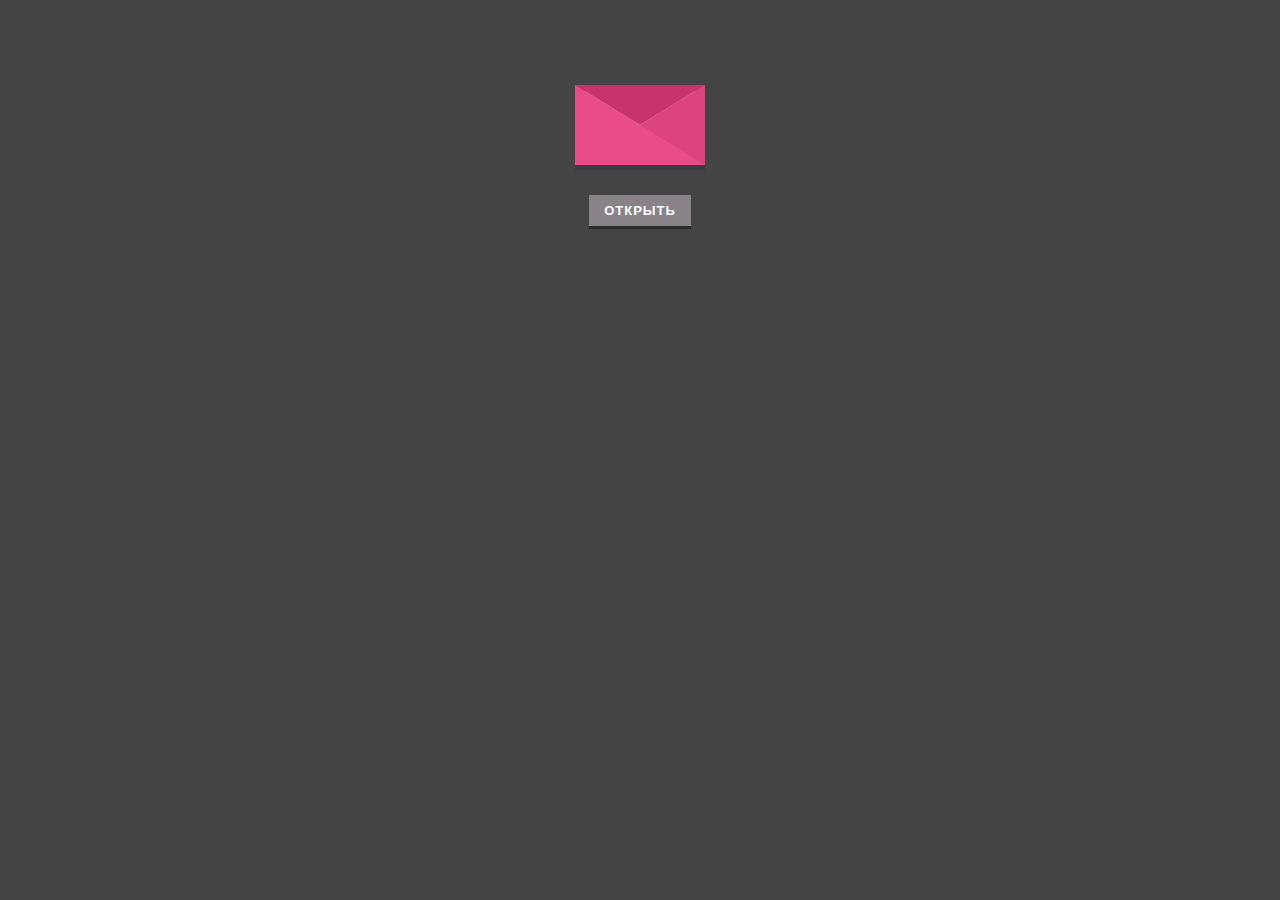
<file: browser/errors/index.html>
<!DOCTYPE html>
<html lang="ru">
<head>
  <meta charset="UTF-8">
  <meta name="viewport" content="width=device-width, initial-scale=1.0">
  <meta http-equiv="X-UA-Compatible" content="ie=edge">
  <title>Ошибки</title>
  <link rel="stylesheet" href="css/main.css">
</head>
<body>
  <main class="container" id="mail">

    <div class="envelope">
      <div class="paper">
        <ul>
          <li></li>
          <li></li>
          <li></li>
          <li></li>
        </ul>
        <div class="noti">1</div>
      </div>
    </div>
    <div class="open"></div>

    <input id="open" type="button" value="Открыть">

  </main>
  <script src="./js/open.js"></script>
  <script src="./js/ui.js"></script>
</body>
</html>
</file>
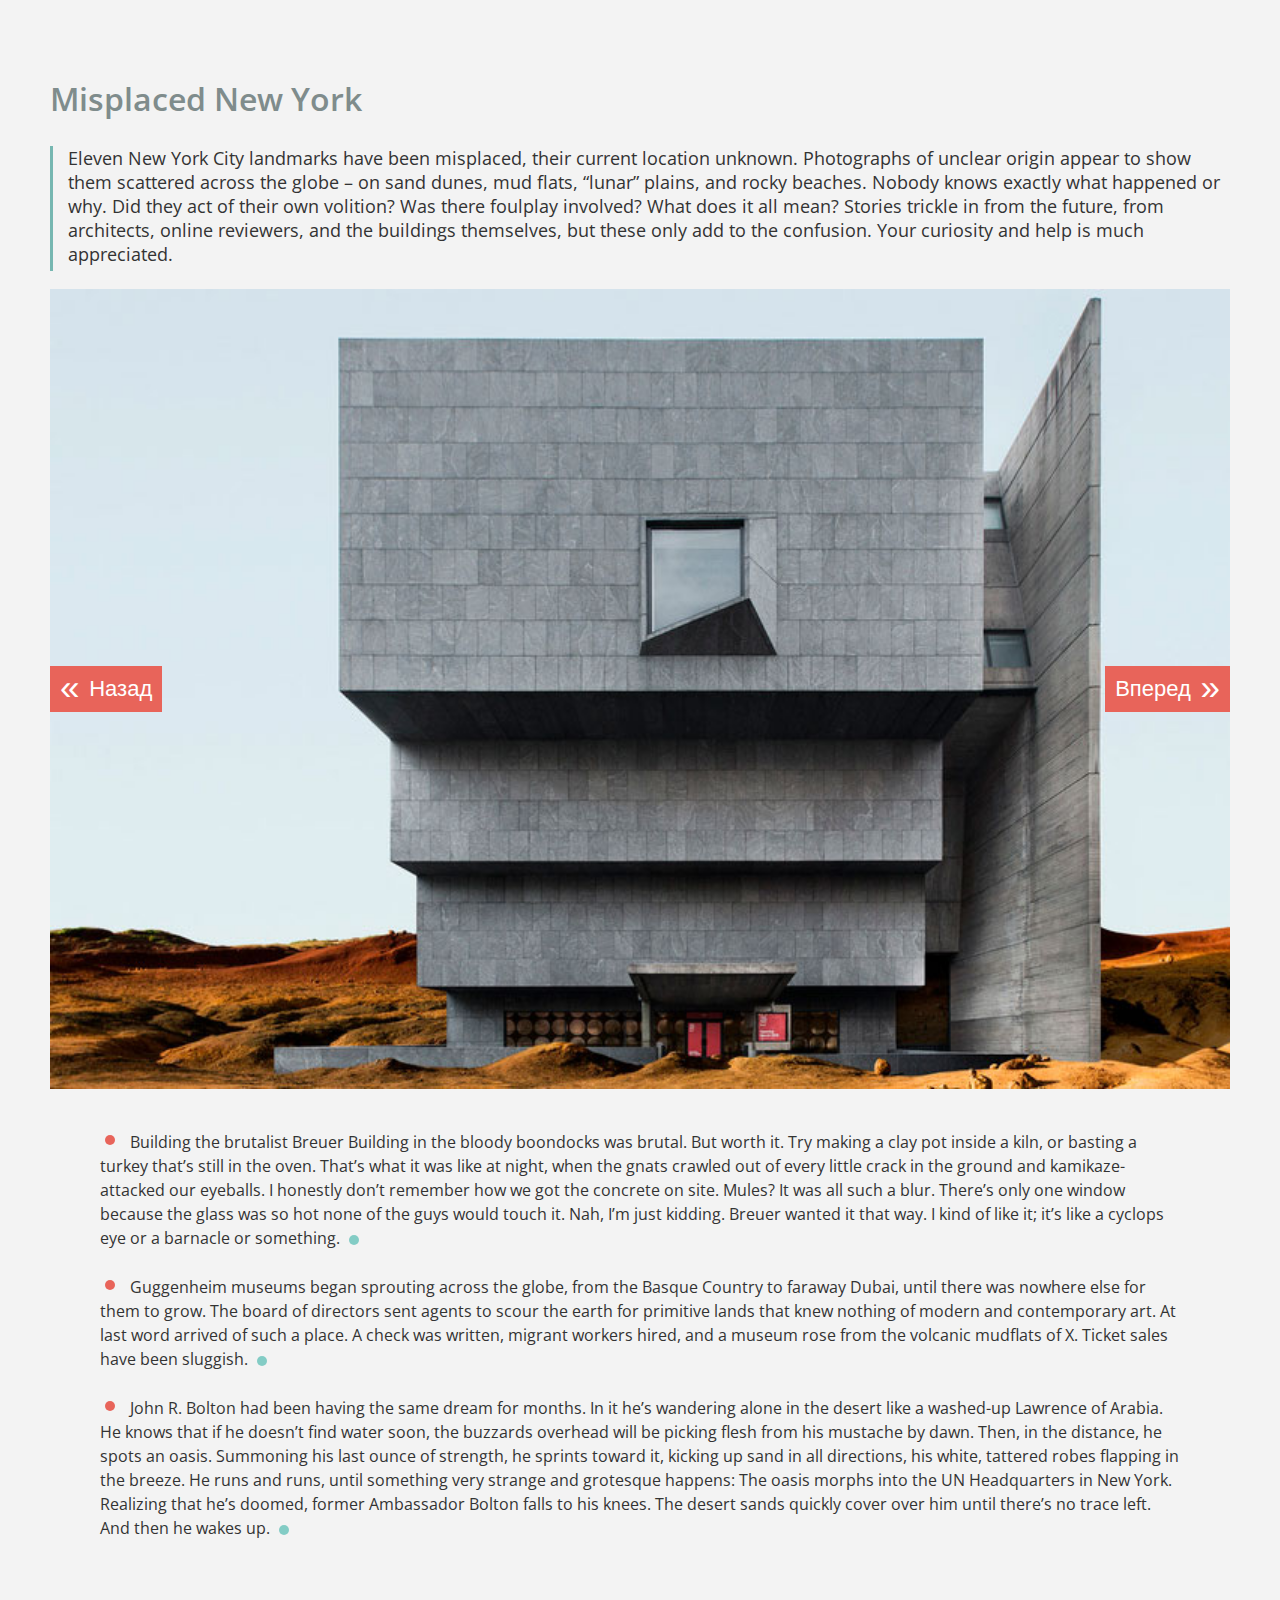
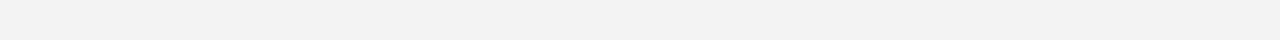
<file: browser/gallery/index.html>
<!DOCTYPE html>
<html lang="ru">
<head>
  <meta charset="UTF-8">
  <meta name="viewport" content="width=device-width, initial-scale=1.0">
  <meta name="viewport" content="width=1280">
  <meta http-equiv="X-UA-Compatible" content="ie=edge">
  <title>Галерея</title>
  <link rel="stylesheet" href="css/styles.css">
</head>
<body>
  <article class="article-block">
    <h2 class="article-header">Misplaced New York</h2>
    <p class="article-description">
      Eleven New York City landmarks have been misplaced, their current location unknown. Photographs of unclear origin appear to show them scattered across the globe – on sand dunes, mud flats, “lunar” plains, and rocky beaches. Nobody knows exactly what happened or why. Did they act of their own volition? Was there foulplay involved? What does it all mean? Stories trickle in from the future, from architects, online reviewers, and the buildings themselves, but these only add to the confusion. Your curiosity and help is much appreciated.
    </p>

    <div class="article-gallery">
      <img class="currentPhoto" src="i/breuer-building.jpg" alt="">
      <img class="currentPhoto" src="i/guggenheim-museum.jpg" alt="">
      <img class="currentPhoto" src="i/headquarters.jpg" alt="">
      <img class="currentPhoto" src="i/iac.jpg" alt="">
      <img class="currentPhoto" src="i/new-museum.jpg" alt="">
      <button id="prevPhoto">Назад</button>
      <button id="nextPhoto">Вперед</button>
    </div>

    <div class="article-text">
      <ul class="list">
        <li class="list-item">
          Building the brutalist Breuer Building in the bloody boondocks was brutal. But worth it. Try making a clay pot inside a kiln, or basting a turkey that’s still in the oven. That’s what it was like at night, when the gnats crawled out of every little crack in the ground and kamikaze-attacked our eyeballs. I honestly don’t remember how we got the concrete on site. Mules? It was all such a blur. There’s only one window because the glass was so hot none of the guys would touch it. Nah, I’m just kidding. Breuer wanted it that way. I kind of like it; it’s like a cyclops eye or a barnacle or something.
        </li>
        <li class="list-item">
          Guggenheim museums began sprouting across the globe, from the Basque Country to faraway Dubai, until there was nowhere else for them to grow. The board of directors sent agents to scour the earth for primitive lands that knew nothing of modern and contemporary art. At last word arrived of such a place. A check was written, migrant workers hired, and a museum rose from the volcanic mudflats of X. Ticket sales have been sluggish.
        </li>
        <li class="list-item">
          John R. Bolton had been having the same dream for months. In it he’s wandering alone in the desert like a washed-up Lawrence of Arabia. He knows that if he doesn’t find water soon, the buzzards overhead will be picking flesh from his mustache by dawn. Then, in the distance, he spots an oasis. Summoning his last ounce of strength, he sprints toward it, kicking up sand in all directions, his white, tattered robes flapping in the breeze. He runs and runs, until something very strange and grotesque happens: The oasis morphs into the UN Headquarters in New York. Realizing that he’s doomed, former Ambassador Bolton falls to his knees. The desert sands quickly cover over him until there’s no trace left. And then he wakes up.
        </li>
      </ul>
    </div>
  </article>
  <script src="./js/slider.js"></script>
</body>
</html>
</file>
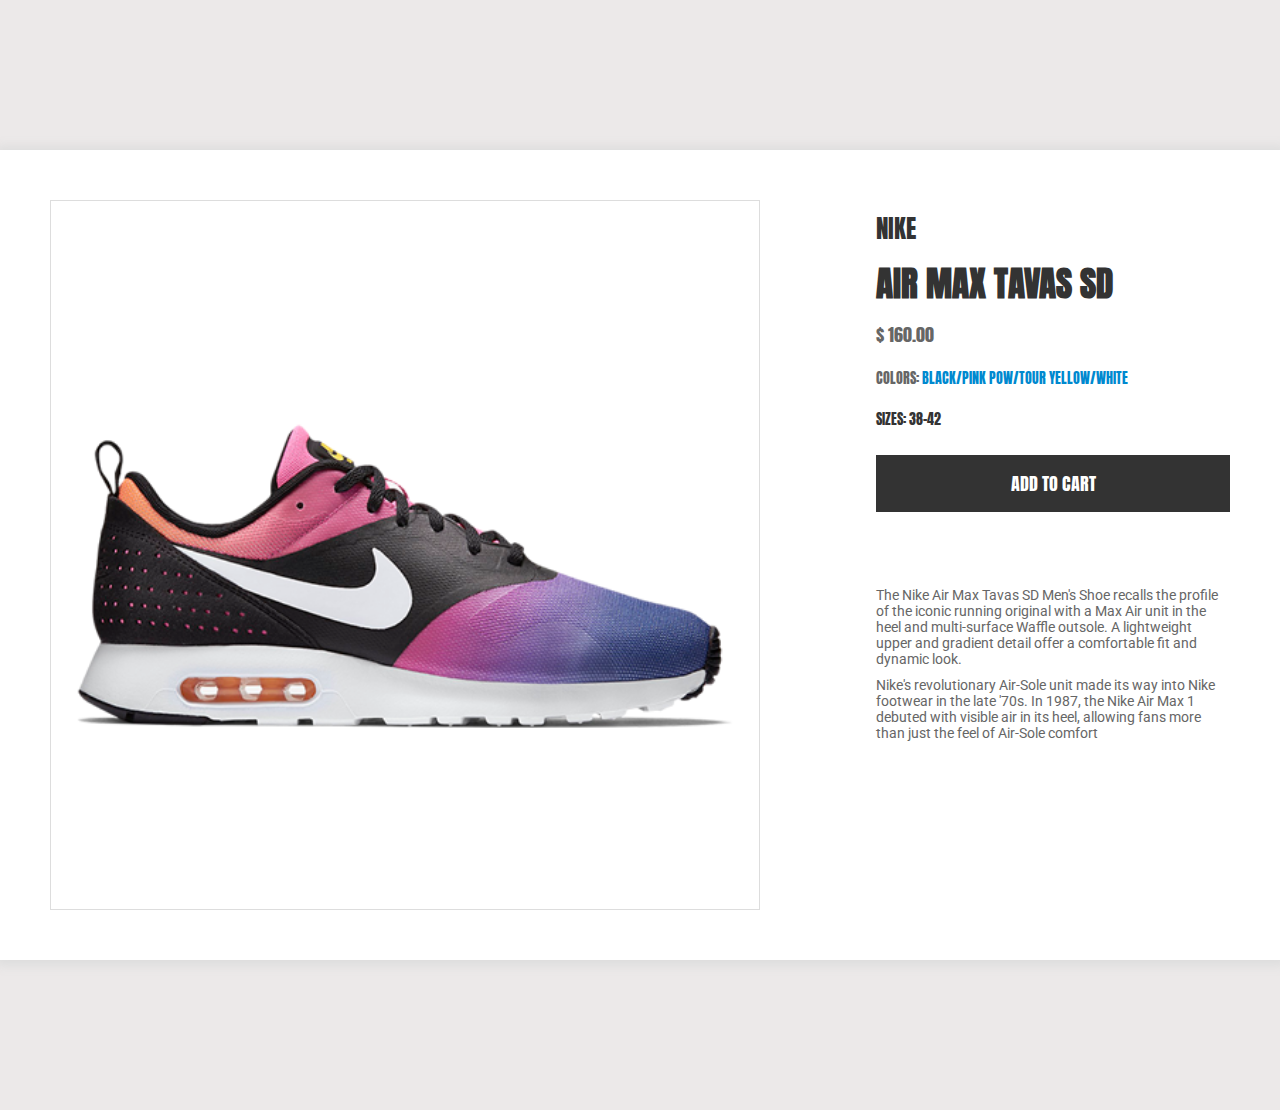
<file: browser/slider/index.html>
<!DOCTYPE html>
<html lang="ru">
<head>
  <meta charset="UTF-8">
  <meta name="viewport" content="width=device-width, initial-scale=1.0">
  <meta name="viewport" content="width=1280">
  <meta http-equiv="X-UA-Compatible" content="ie=edge">
  <title>Слайдер</title>
  <link rel="stylesheet" href="css/styles.css">
</head>
<body>
  <section class="product-item">
    <div class="product-gallery">
      <img src="image/airmax.png" alt="" class="slider">
      <img src="image/airmax-jump.png" alt="" class="slider">
      <img src="image/airmax-on-foot.png" alt="" class="slider">
      <img src="image/airmax-playground.png" alt="" class="slider">
      <img src="image/airmax-top-view.png" alt="" class="slider">
    </div>
    <div class="product-data">
      <p class="product-firm">Nike</p>
      <h2 class="product-name">AIR MAX TAVAS SD</h2>
      <p class="product-price">160.00</p>
      <p class="product-colors">Black/Pink Pow/Tour Yellow/White</p>
      <p class="product-size">38-42</p>
      <button class="buy-btn">add to cart</button>

      <div class="product-info">
        <p class="product-description">
          The Nike Air Max Tavas SD Men's Shoe recalls the profile of the iconic running original with a Max Air unit in the heel and multi-surface Waffle outsole. A lightweight upper and gradient detail offer a comfortable fit and dynamic look.
        </p>
        <p class="product-description">
          Nike's revolutionary Air-Sole unit made its way into Nike footwear in the late '70s. In 1987, the Nike Air Max 1 debuted with visible air in its heel, allowing fans more than just the feel of Air-Sole comfort
        </p>
      </div>
    </div>
  </section>  
  <script src=js/slider.js></script>  
</body>
</html>
</file>
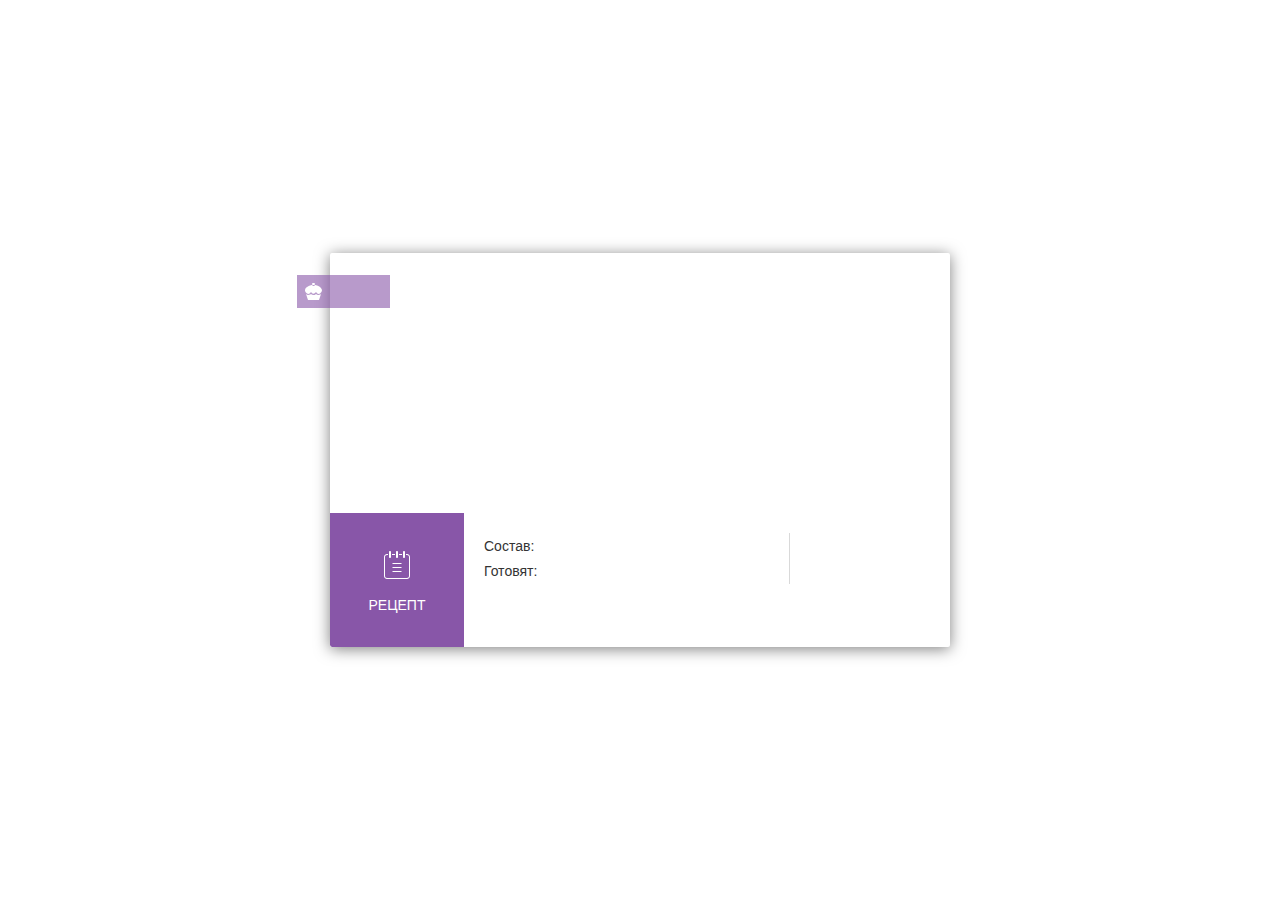
<file: cors/food/index.html>
<!DOCTYPE html>
<html lang="en">
<head>
  <meta charset="UTF-8">
  <meta name="viewport" content="width=device-width, initial-scale=1.0">
  <meta http-equiv="X-UA-Compatible" content="ie=edge">
  <title>Document</title>
  <link rel="stylesheet" href="./css/main.css">
</head>
<body>
  <div class="wrapper">
    <div class="food">
      <div class="cover" data-pic>
        <label>
          <i>
            <svg x="0px" y="0px" width="17px" height="17px">
  	          <g>
  		          <path d="M 7 1 C 7 1.5523 7.6716 2 8.5 2 C 9.3284 2 10 1.5523 10 1 C 10 0.4477 9.3284 0 8.5 0 C 7.6716 0 7 0.4477 7 1 ZM 7 2 C 7 2 0.6875 2.9375 0 7 C 0 7 -0.1875 9.6875 3 11 C 3 11 4.6875 10.9375 6 9 C 6 9 8.3125 12.8125 11 9 C 11 9 12.1875 10.875 14 11 C 14 11 16.75 10.0625 17 7 C 17 7 16.375 3 10.0625 1.9375 C 10.0625 1.9375 8.5 4.25 7 2 ZM 1 11 L 3 17 L 14 17 L 16 11 C 16 11 13.125 13 11 11 C 11 11 8.875 13.375 6 11 C 6 11 3 13.125 1 11 Z" fill="#ffffff"/>
  	          </g>
            </svg>
          </i>
          <font data-title></font>
        </label>
      </div>
      <div class="info">
        <a href="#" class="recipe">
          <i>
            <svg x="0px" y="0px" width="26px" height="28px">
  	          <g>
  		          <path d="M 8.5 20 L 8.5 21 L 17.5 21 L 17.5 20 L 8.5 20 ZM 8.5 16 L 8.5 17 L 17.5 17 L 17.5 16 L 8.5 16 ZM 8.5 12 L 8.5 13 L 17.5 13 L 17.5 12 L 8.5 12 ZM 20 0 C 19.4477 0 19 0.4477 19 1 L 19 6 C 19 6.5523 19.4477 7 20 7 C 20.5523 7 21 6.5523 21 6 L 21 1 C 21 0.4477 20.5523 0 20 0 ZM 13 0 C 12.4477 0 12 0.4477 12 1 L 12 6 C 12 6.5523 12.4477 7 13 7 C 13.5523 7 14 6.5523 14 6 L 14 1 C 14 0.4477 13.5523 0 13 0 ZM 6 0 C 5.4477 0 5 0.4477 5 1 L 5 6 C 5 6.5523 5.4477 7 6 7 C 6.5523 7 7 6.5523 7 6 L 7 1 C 7 0.4477 6.5523 0 6 0 ZM 15 4 L 18 4 L 18 3 L 15 3 L 15 4 ZM 8 4 L 11 4 L 11 3 L 8 3 L 8 4 ZM 3 4 L 4 4 L 4 3 L 3 3 C 1.3431 3 0 4.3431 0 6 L 0 25 C 0 26.6569 1.3431 28 3 28 L 23 28 C 24.6569 28 26 26.6569 26 25 L 26 6 C 26 4.3431 24.6569 3 23 3 L 22 3 L 22 4 L 23 4 C 24.1046 4 25 4.8954 25 6 L 25 25 C 25 26.1046 24.1046 27 23 27 L 3 27 C 1.8954 27 1 26.1046 1 25 L 1 6 C 1 4.8954 1.8954 4 3 4 Z" fill="#ffffff"/>
  	          </g>
            </svg>
          </i>
          <font>Рецепт</font>
        </a>
        <div class="content">
          <table width="100%" cellpadding="0" cellspacing="0">
            <tr>
              <td align="left" valign="middle" class="pad-right"><strong>Состав:</strong></td>
              <td align="left" valign="middle" data-ingredients></td>
              <td width="20" rowspan="2" class="border-right">&nbsp;</td>
              <td width="140" rowspan="2" align="center" valign="middle">
                <h1 data-rating></h1>
                <span class="stars">
                  <em data-star></em>
                </span><br />
                <small data-votes></small>
              </td>
            </tr>
            <tr>
              <td align="left" valign="middle" class="pad-right"><strong>Готовят:</strong></td>
              <td align="left" valign="middle" class="consumers" data-consumers></td>
            </tr>
          </table>
        </div>
      </div>
    </div>
  </div>
  <script src="./js/food.js"></script>
</body>
</html>
</file>
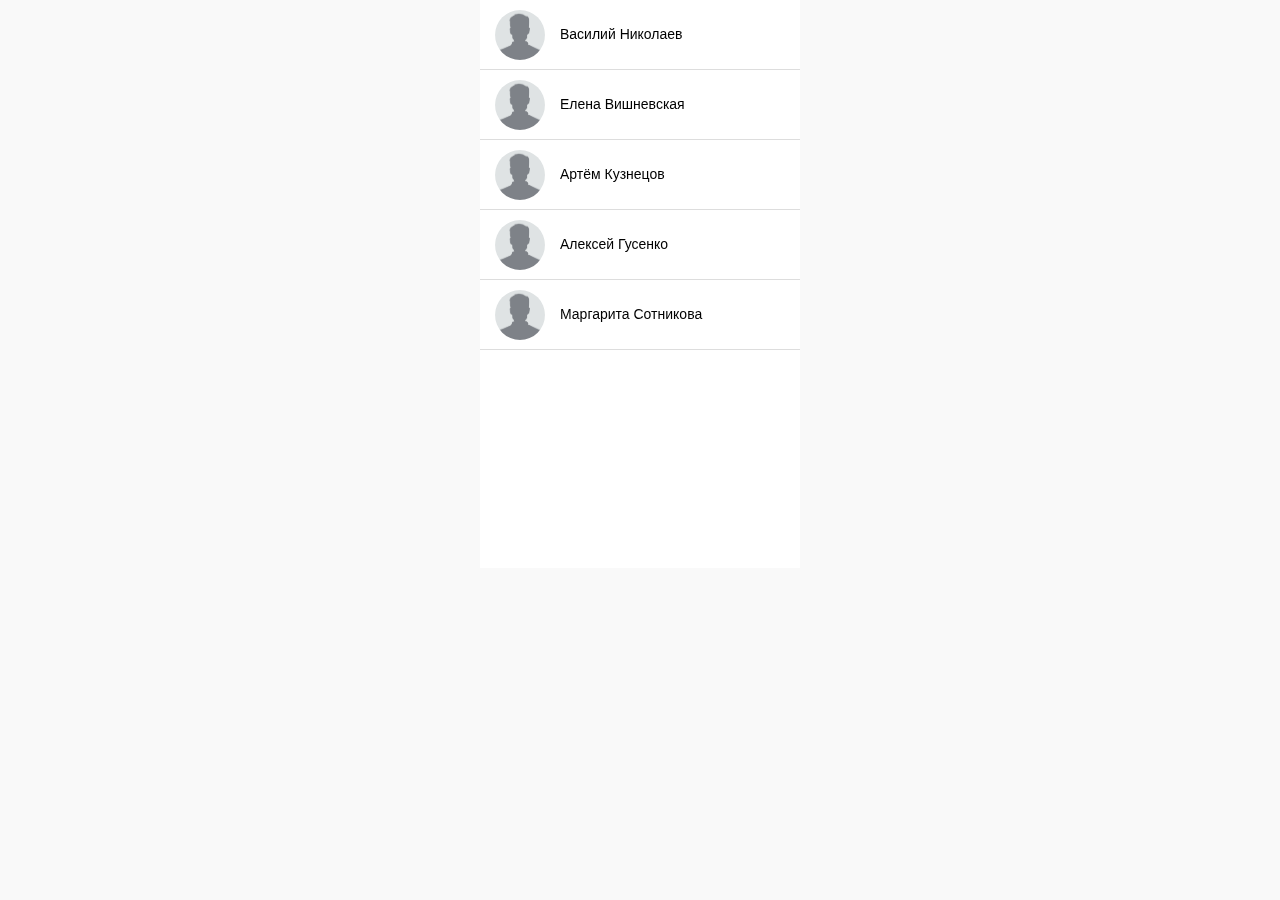
<file: dom/contact-list/index.html>
<!DOCTYPE html>
<html lang="en">
<head>
  <meta charset="UTF-8">
  <meta name="viewport" content="width=device-width, initial-scale=1.0">
  <link rel="shortcut icon" href="i/favicon.ico" type="image/x-icon">
  <meta http-equiv="X-UA-Compatible" content="ie=edge">
  <link rel="stylesheet" href="./css/style.css">
  <title>Задача 1. Список контактов | Домашнее задание к лекции 2.2</title>
  <script src="./js/list-view.js"></script>
</head>
<body>
  <div id="container">
    <div class="list-view">
      <ul class="contacts-list">
        <li data-email="example@gmail.com" data-phone="+7 777 777 77 77">
          <strong>Пример Примерович</strong>
        </li>
      </ul>
    </div>
    <div class="details-view">
      <div class="back"></div>
      <div class="background"></div>
      <ul>
        <li><i class="fa fa-envelope"></i><span id="card-email">example@gmail.com</span></li>
      	<li><i class="fa fa-mobile"></i><span id="card-phone">+7 777 777 77 77</span></li>
      </ul>
    </div>
  </div>
  <script defer src="js/script.js"></script>
</body>
</html>
</file>
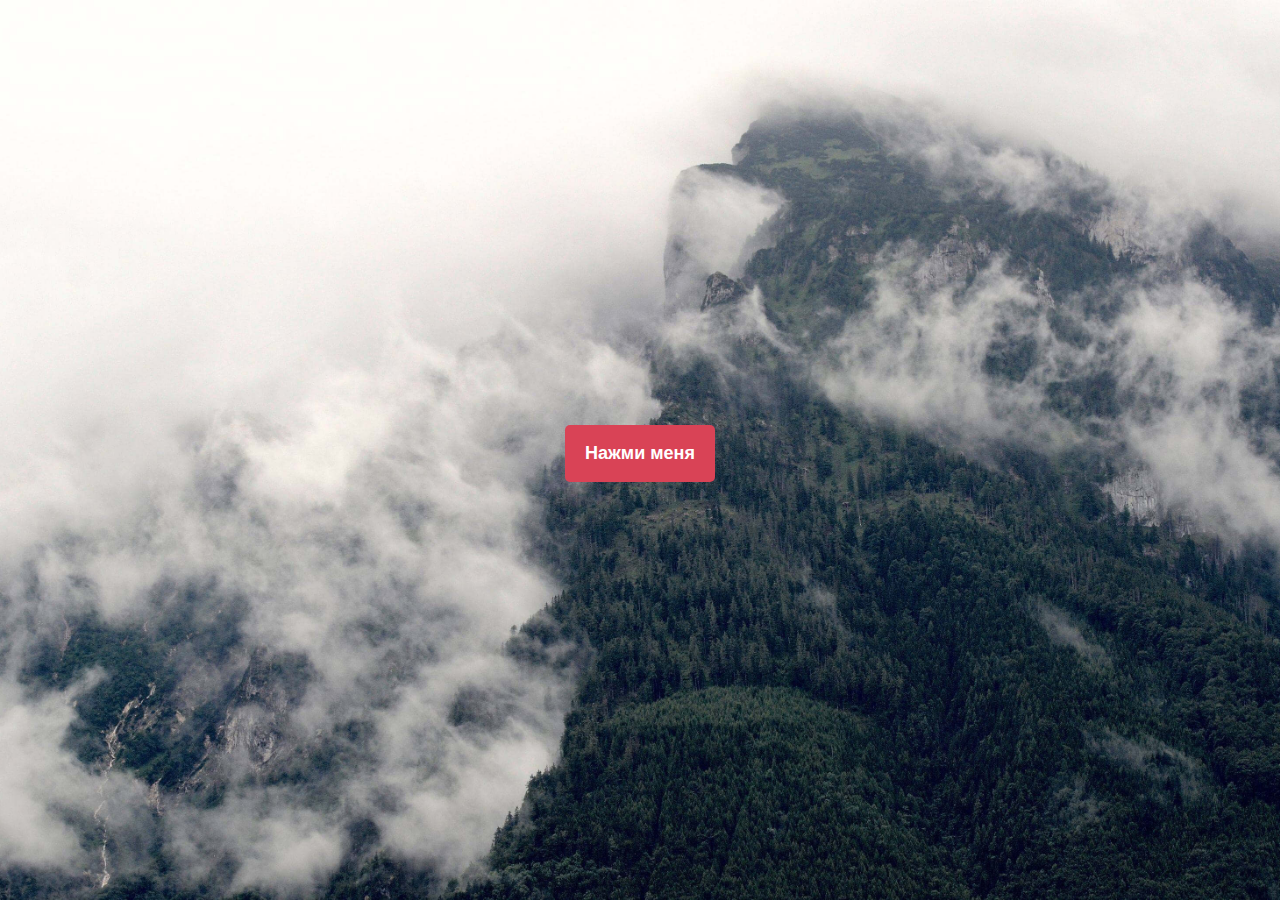
<file: dom/modal-window/index.html>
<!DOCTYPE html>
<html>
<head>
  <meta charset="utf-8">
  <meta name="viewport" content="width=device-width">
  <title>Задача 3. Модальное окно | Домашнее задание к лекции 2.2</title>
  <link href="css/style.css" rel="stylesheet" type="text/css" />
  <script src="js/modal-ui.js"></script>
  <script src="js/ui.js"></script>
</head>
<body>
  <div class="page-wrapper">
    <a class="btn trigger" href="#">Нажми меня</a>
  </div>
  <div class="modal-wrapper">
    <div class="modal">
      <div class="head">
       Внимание
        <a class="btn-close trigger" href="javascript:;"></a>
      </div>
      <div class="content">
        Всё получилось!
      </div>
    </div>
  </div>
</body>
</html>
</file>
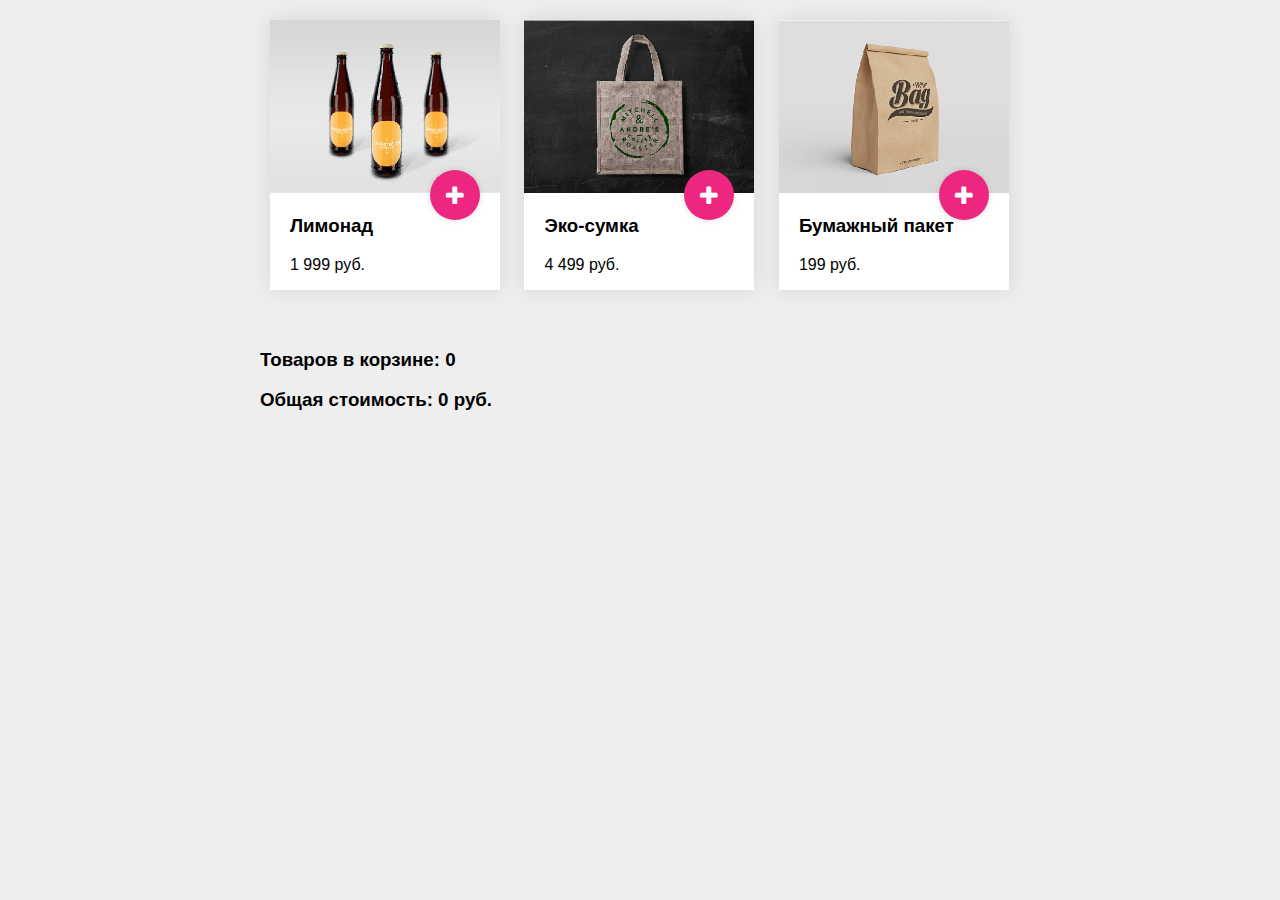
<file: dom/shop/index.html>
<!DOCTYPE html>
<html lang="en">
<head>
  <meta charset="UTF-8">
  <meta name="viewport" content="width=device-width, initial-scale=1.0">
  <link rel="shortcut icon" href="i/favicon.ico" type="image/x-icon">
  <meta http-equiv="X-UA-Compatible" content="ie=edge">
  <link rel="stylesheet" href="css/style.css">
  <title>Задача 2. Интернет-магазин | Домашнее задание к лекции 2.2</title>
  <script src="js/price-format.js"></script>
</head>
<body>
  <div id="container">
    <div class="box">
      <img src="i/product-01.jpg" alt="pic1">
      <button class="add fa fa-plus" data-price="1999"></button>
      <h3 id="item-one">Лимонад</h3>
      <p>1 999 руб.</p>
    </div>
    <div class="box">
      <img src="i/product-02.jpg" alt="pic2">
      <button class="add fa fa-plus" data-price="4499"></button>
      <h3 id="item-two">Эко-сумка</h3>
      <p>4 499 руб.</p>
    </div>
    <div class="box">
      <img src="i/product-03.jpg" alt="pic3">
      <button class="add fa fa-plus" data-price="199"></button>
      <h3 id="item-three">Бумажный пакет</h3>
      <p>199 руб.</p>
    </div>
    <div class="cart">
      <div class="head">
        <h3>
          Товаров в корзине:
          <span id="cart-count">0</span>
        </h3>
      </div>
      <div class="head">
        <h3>
          Общая стоимость:
          <span id="cart-total-price">0</span> руб.
        </h3>
      </div>
    </div>
  </div>
  <script defer src="js/script.js"></script>
</body>
</html>
</file>
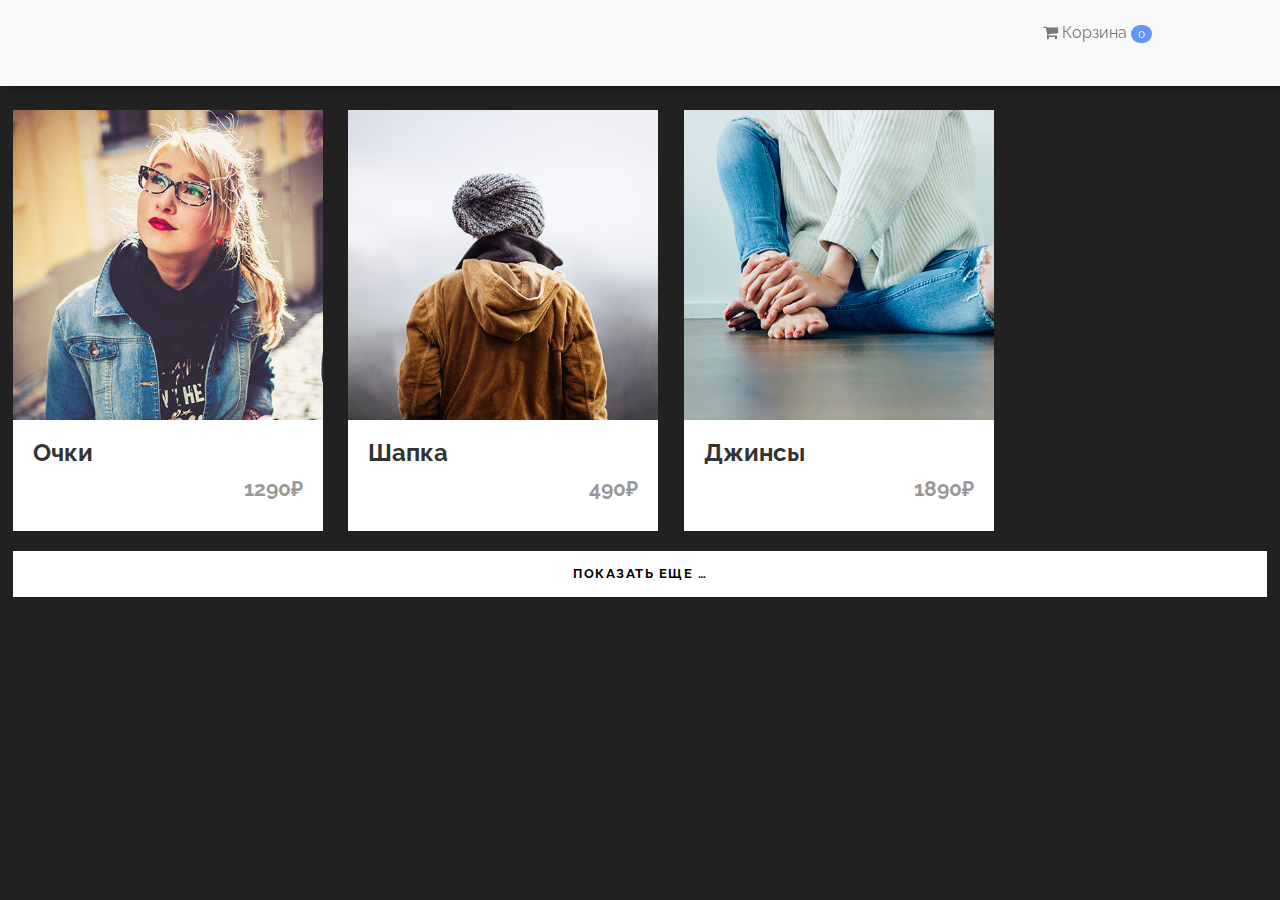
<file: event-bubbling-capturing/shop/index.html>
<!DOCTYPE html>
<html lang="en">
<head>
  <meta charset="UTF-8">
  <meta name="viewport" content="width=device-width, initial-scale=1.0">
  <meta http-equiv="X-UA-Compatible" content="ie=edge">
  <title>Document</title>
  <link rel="stylesheet" href="./css/main.css">
</head>
<body>
  <nav>
    <div class="container">
      <ul class="navbar-right">
        <li>
          <a href="#" id="cart">
            <i class="fa fa-shopping-cart"></i>
            Корзина
            <span class="badge">0</span>
          </a>
        </li>
      </ul> <!--end navbar-right -->
    </div> <!--end container -->
  </nav>
  <main class="items-list"></main>
  <a href="#" class="show-more">Показать еще …</a>
  <script src="./js/loader.js"></script>
  <script src="./js/cart.js"></script>
</body>
</html>
</file>
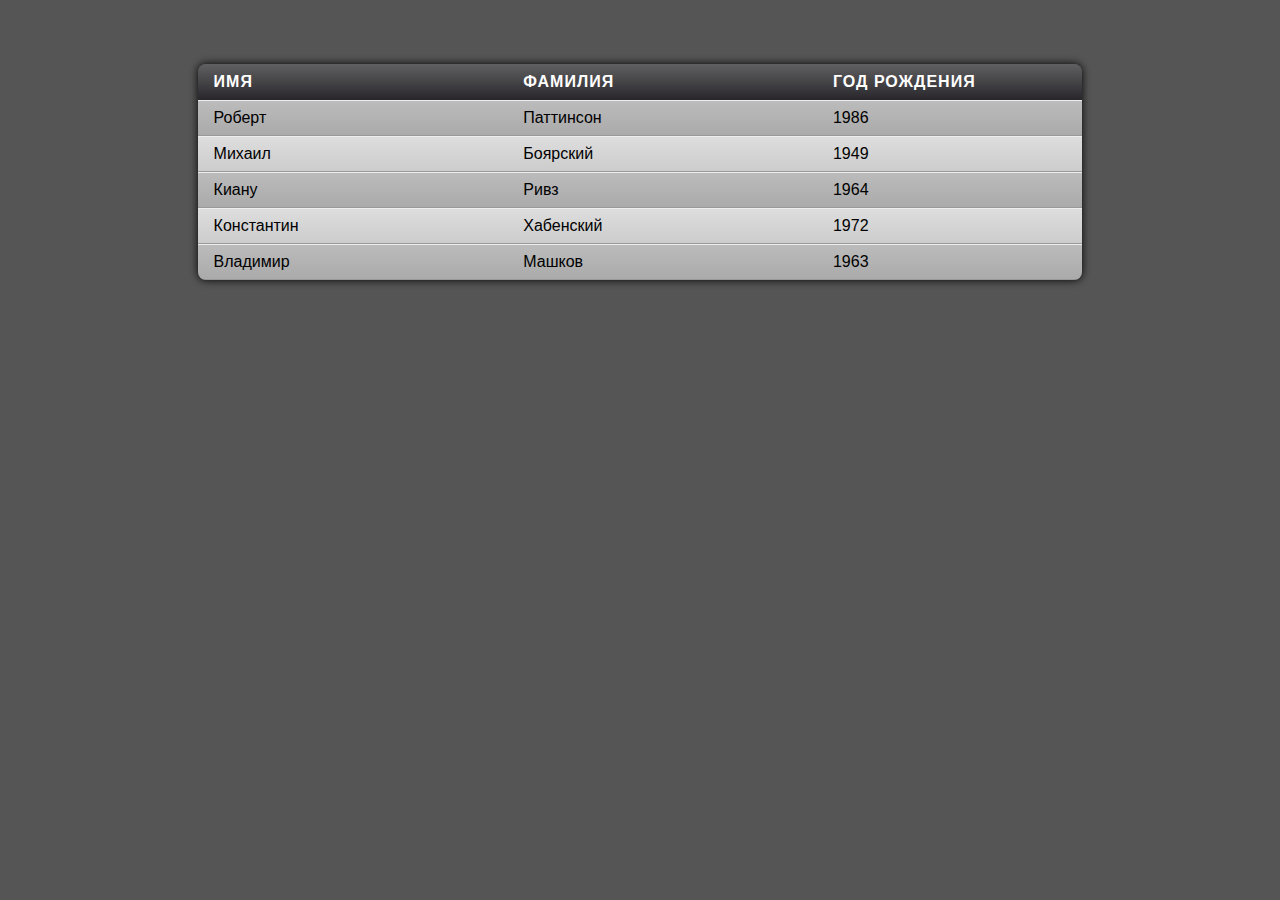
<file: event-bubbling-capturing/table/index.html>
<!DOCTYPE html>
<html lang="en">
<head>
  <meta charset="UTF-8">
  <meta name="viewport" content="width=device-width, initial-scale=1.0">
  <meta http-equiv="X-UA-Compatible" content="ie=edge">
  <title>Document</title>
  <link rel="stylesheet" href="./css/main.css">
</head>
<body>
  <table>
    <thead>
      <tr>
        <th class='prop__name' data-prop-name='firstName'>Имя</th>
        <th class='prop__name' data-prop-name='lastName'>Фамилия</th>
        <th class='prop__name' data-prop-name='birth'>Год рождения</th>
      </tr>
    </thead>
    <tbody></tbody>
  </table>
  <script src="./js/table.js"></script>
  <script src="./js/sort.js"></script>
  <script>
    const table = document.querySelector('table');
    table.addEventListener('click', handleTableClick);
  </script>
</body>
</html>
</file>
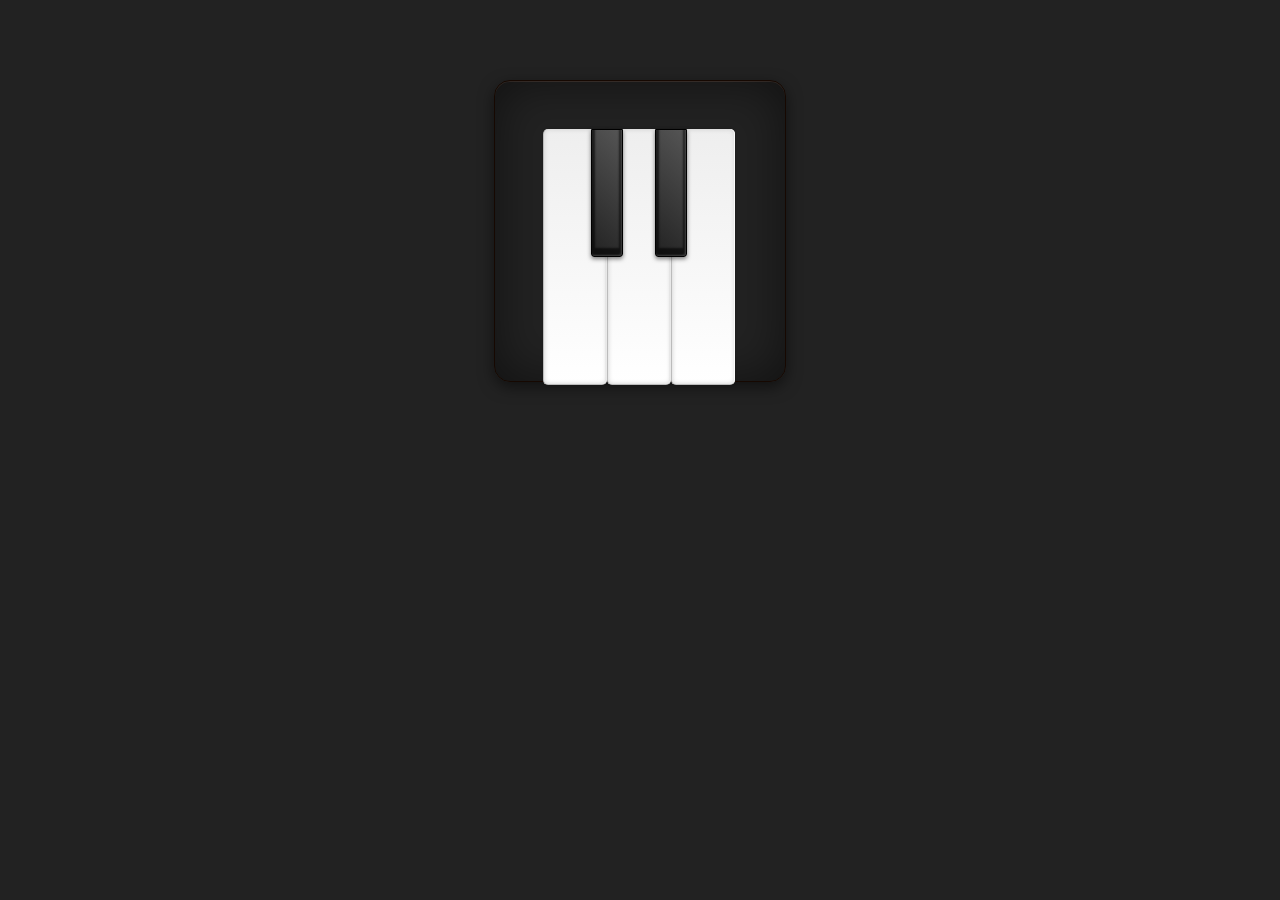
<file: event-object/piano/index.html>
<!DOCTYPE html>
<html lang="en">
<head>
  <meta charset="UTF-8">
  <meta name="viewport" content="width=device-width, initial-scale=1.0">
  <meta http-equiv="X-UA-Compatible" content="ie=edge">
  <title>Задача 1. Пианино | Домашнее задание к лекции 2.1</title>
  <link rel="stylesheet" href="css/style.css">
</head>
<body>
  <ul class="set middle">
    <li class="white">
      <audio src="sounds\higher\fifth.mp3"></audio>
    </li>
    <li class="black">
      <audio src=""></audio>
    </li>
  	<li class="white">
      <audio src=""></audio>
    </li>
    <li class="black">
      <audio src=""></audio>
    </li>
  	<li class="white">
      <audio src=""></audio>
    </li>
  </ul>
  <script src="js/script.js"></script>
</body>
</html>
</file>
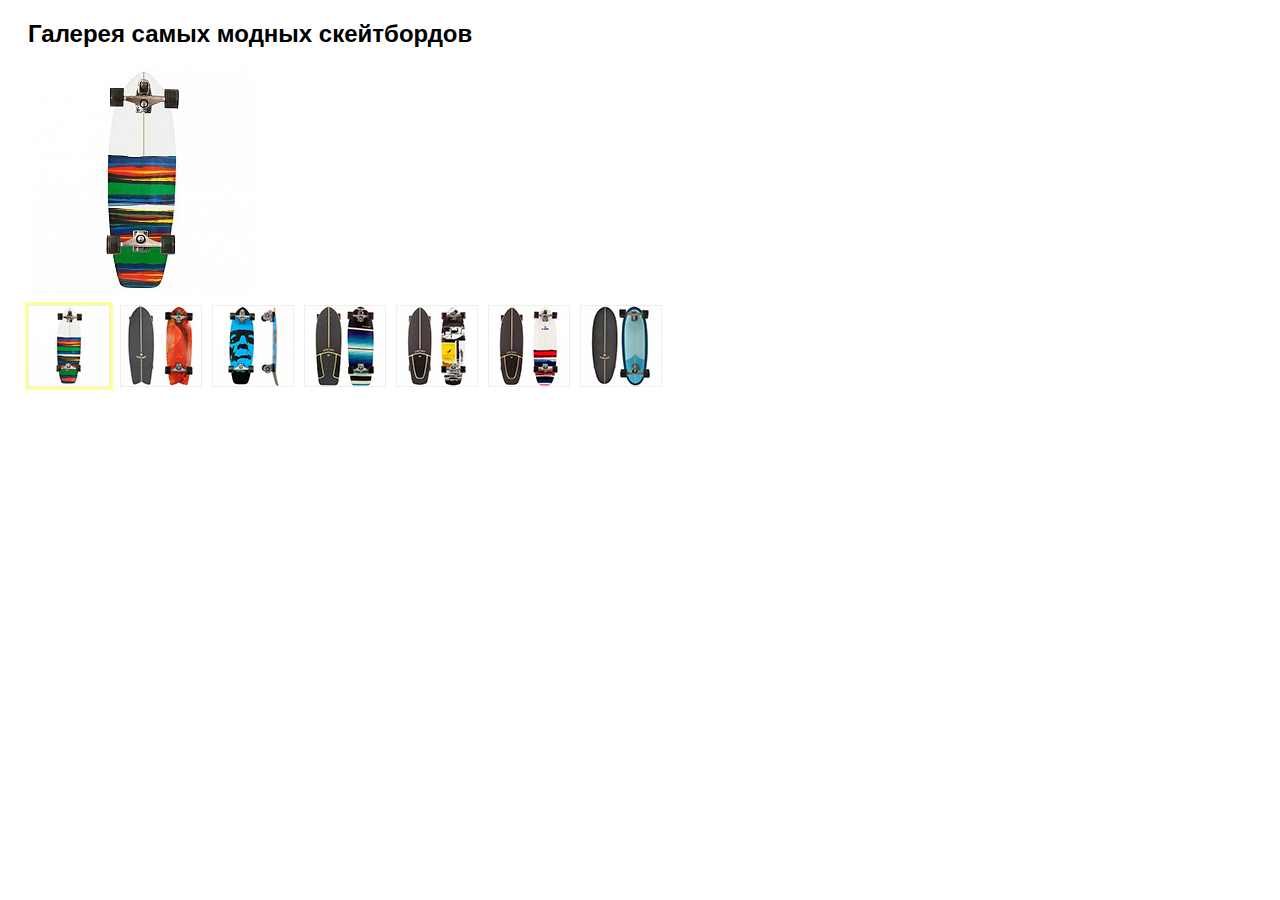
<file: event-object/skateboard-gallery/index.html>
<!DOCTYPE html>
<html lang="en">
<head>
  <meta charset="UTF-8">
  <meta name="viewport" content="width=device-width, initial-scale=1.0">
  <meta http-equiv="X-UA-Compatible" content="ie=edge">
  <title>Задача 2. Галерея скейтбордов | Домашнее задание к лекции 2.1</title>
  <link rel="stylesheet" href="css/style.css">
</head>
<body>
  <h2>Галерея самых модных скейтбордов</h2>
  <img id="view" class="gallery-view" src="images/full/01.jpg">
  <nav id="nav" class="gallery-nav">
    <a href="images/full/01.jpg" class="gallery-current" target="_blank">
      <img src="images/thumb/01.jpg" title="RESIN">
    </a>
    <a href="images/full/02.jpg" target="_blank">
      <img src="images/thumb/02.jpg" title="SWALLOW">
    </a>
    <a href="images/full/03.jpg" target="_blank">
      <img src="images/thumb/03.jpg" title="DA MONSTA">
    </a>
    <a href="images/full/04.jpg" target="_blank">
      <img src="images/thumb/04.jpg" title="SERAPE">
    </a>
    <a href="images/full/05.jpg" target="_blank">
      <img src="images/thumb/05.jpg" title="KERRLAGE">
    </a>
    <a href="images/full/06.jpg" target="_blank">
      <img src="images/thumb/06.jpg" title="USA RESIN">
    </a>
    <a href="images/full/07.jpg" target="_blank">
      <img src="images/thumb/07.jpg" title="EGGBEATER">
    </a>
  </nav>
  <script src="js/script.js"></script>
</body>
</html>
</file>
<file: browser/errors/css/main.css>
* {
  box-sizing: border-box;
}

html {
  background: #444444;
}

.container {
  width: 130px;
  margin: 20px auto;
  text-align: center;
  position: relative;
}

.envelope {
  background: #ca336d;
  width: 100%;
  height: 80px;
  position: relative;
  box-shadow: 0 5px 0 #3a3d3c;
  margin: 85px 0 30px 0;
  z-index: 1;
}

.envelope:before,
.envelope:after {
  content: "";
  position: absolute;
  bottom: 0;
}

.envelope:before {
  right: 0;
  border-bottom: 0px solid transparent;
  border-top: 80px solid transparent;
  border-right: 130px solid #dc447f;
  z-index: 1;
}

.envelope:after {
  left: 0;
  border-bottom: 0px solid transparent;
  border-top: 80px solid transparent;
  border-left: 130px solid #ea4c89;
  z-index: 1;
}

.open {
  border-right: 65px solid transparent;
  border-top: 40px solid #c8336c;
  border-left: 65px solid transparent;
  position: absolute;
  z-index: 9999;
  left: 0;
  top: 0;
  transform-origin: 0% 0%;
}

.paper {
  width: 110px;
  height: 75px;
  position: absolute;
  bottom: 0;
  left: 50%;
  margin-left: -55px;
  background: #f2f2f2;
  z-index: 0;
}

.paper:before {
  content: "";
  position: absolute;
}

.paper:before {
  width: 110px;
  height: 75px;
  background: rgba(177,177,177,0.1);
  bottom: 0;
  left: 0;
}

.noti {
  position: absolute;
  top: -15px;
  right: -15px;
  width: 35px;
  height: 35px;
  border-radius: 35px;
  color: #fff;
  font: bold 20px/36px "Helvetica";
  text-align: center;
  background: #2ecc71;
  box-shadow: 0 4px 0 rgba(216,217,216, 0.7);
  opacity: 0;
}

ul {
  margin: 25px auto 0 auto;
  padding: 0;
  display: block;
  width: 80%;
}

li {
  list-style: none;
  background: #d3d3d3;
  width: 100%;
  height: 5px;
  margin-bottom: 5px;
}

li:nth-child(1) {
  width: 50%;
}

li:nth-child(2) {
  margin-bottom: 20px;
  width: 20%;
}

input {
  border: none;
  background: #878387;
  text-decoration: none;
  text-transform: uppercase;
  color: #fff;
  letter-spacing: 1px;
  font: bold 13px "helvetica";
  padding: 8px 15px;
  box-shadow: 0 3px 0 #2a2c2b;
}

input:active,
input:hover {
   box-shadow: 0 1px 0 #2a2c2b;
}

/* TRIGGER ANIMATIONS */
.is-active .open {
  animation: foldUp 1s ease-in-out;
  animation-fill-mode: forwards;
}

.is-active .paper {
  animation: paperUp 1.5s ease-in-out;
  animation-fill-mode: forwards;
  animation-delay: 1s; /* W3C and Opera */
}

.is-active .noti {
  animation: noti 0.5s ease-in-out;
  animation-fill-mode: forwards;
  animation-delay: 2s; /* W3C and Opera */
}

/* ANIMATIONS */
@keyframes foldUp {
  from {
    transform: rotateX(0deg);
  }
  to {
    transform:rotateX(180deg);
    z-index: 0;
  }
}

@keyframes noti {
  from {
    opacity: 0;
  } to {
    opacity: 1;
   }
}


@keyframes paperUp {
  from {
      height: 75px;
  } 60% {
      height: 130px;
  } 70% {
      height: 110px;
  } 80% {
      height: 130px;
  } 90% {
      height: 120px;
  } 100% {
      height: 130px;
  }
}
</file>
<file: browser/gallery/css/styles.css>
@import url('https://fonts.googleapis.com/css?family=Open+Sans:400,700,800');

body {
  font-family: 'Open Sans', sans-serif;
  width: 1280px;
  margin: 0 auto;
  color: #333333;
  background-color: #76c7c0;
}

button {
  background-color: #e8645a;
  border: none;
  outline: none;
  color: #ffffff;
  font-size: 22px;
  font-weight: 500;
  position: absolute;
  top: 50%;
  transform: translateY(-50%);
  padding: 10px;
  transition: 0.6s;
}

button:hover {
  background-color: #ffffff;
  color: #e8645a;
  transition: 0.6s;
  cursor: pointer;
}

.article-block {
  background-color: #f3f3f3;
  padding: 50px;
  height: 100%;
}

.article-header {
  font-weight: 600;
  font-size: 32px;
  color: #7f8c8c;
}

.article-description {
  height: 125px;
  font-size: 18px;
}

.article-description::before {
  content: "";
  display: block;
  height: 100%;
  width: 3px;
  margin-right: 15px;
  background: #76b7b1;
  float: left;
}

.article-gallery {
  width: 100%;
  height: 800px;
  overflow: hidden;
  position: relative;
}

.article-gallery img {
  min-width: 100%;
  min-height: 100%;
  display: none;
}

.article-gallery img:first-child {
  display: block;
  min-height: 100%;
  height: 100%;
  min-width: 100%;
}

.article-gallery img::after {
  content: attr(alt);
  display: block;
}

#prevPhoto {
  left: 0;
}

#prevPhoto::before {
  content: "« ";
  font-size: 35px;
  line-height: 22px;
  vertical-align: text-top;
}

#nextPhoto {
  right: 0;
}

#nextPhoto::after {
  content: " »";
  font-size: 35px;
  line-height: 22px;
  vertical-align: text-top;
}

.article-text {
  padding: 25px 50px;
}

.list {
  list-style-type: none;
  padding: 0;
}

.list-item {
  margin-bottom: 25px;
  text-indent: 10px;
  line-height: 1.5;
}

.list-item::before {
  content: "";
  display: block;
  width: 10px;
  height: 10px;
  margin: 5px;
  border-radius: 50%;
  float: left;
  background-color: #e8645a;
}

.list-item::after {
  content: "";
  display: inline-block;
  width: 10px;
  height: 10px;
  margin: 5px;
  border-radius: 50%;
  background-color: #83ccc5;
  vertical-align: middle;
}
</file>
<file: browser/slider/css/styles.css>
@import url('https://fonts.googleapis.com/css?family=Anton|Roboto');

/* font-family: 'Anton', sans-serif; */
/* font-family: 'Roboto', sans-serif; */

body {
  width: 1280px;
  margin: 0 auto;
  font-family: 'Anton', sans-serif;
  color: #333333;
  background-color: #ece9e9;
  padding: 150px 0;
}

p {
  margin: 10px 0;
}

.product-item {
  box-sizing: border-box;
  display: flex;
  justify-content: space-between;
  flex-wrap: nowrap;
  width: 100%;
  padding: 50px;
  min-height: 750px;
  box-shadow: 1px 1px 10px 5px #dddddd;
  background-color: #ffffff;
}

.product-gallery {
  width: 60%;
  border: 1px solid #dddddd;
  position: relative;
  overflow: hidden;
}

.product-gallery img {
  display: none;
  min-height: 100%;
  height: 100%;
  min-width: 100%;
}

.product-gallery img:first-child {
  display: block;
  min-height: 100%;
  height: 100%;
  min-width: 100%;
}

.product-data {
  display: flex;
  flex-direction: column;
  width: 30%;
}

.product-firm {
  text-transform: uppercase;
  font-size: 25px;
}

.product-name {
  font-size: 35px;
  line-height: 24px;
  margin: 15px 0;
}

.product-price {
  font-size: 18px;
  color: #666666;
  margin: 10px 0;
}

.product-price::before {
  content: "$ ";
}

.product-colors {
  font-size: 14px;
  color: #0089cf;
  text-transform: uppercase;
}

.product-colors::before {
  content: "Colors: ";
  color: #666666;
}

.product-size {
  text-transform: uppercase;
  font-size: 14px;
}

.product-size::before {
  content: "Sizes: ";
}

.buy-btn {
  font-family: 'Anton', sans-serif;
  font-size: 18px;
  color: #ffffff;
  text-transform: uppercase;
  padding: 15px 55px;
  background-color: #333333;
  border: none;
  transition: 0.4s;
  margin: 15px 0;
}

.buy-btn:hover,
.buy-btn:focus,
.buy-btn:active {
  box-shadow: 1px 1px 15px 1px #999;
  transition: 0.4s;
  outline: none;
  cursor: pointer;
}

.product-info {
  margin: 50px 0;
  font-family: 'Roboto', sans-serif;
  font-size: 14px;
  color: #666666;
}
</file>
<file: cors/food/css/main.css>
.wrapper { position: absolute; top: 0; right: 0; bottom: 0; left: 0; background: url(http://c.boylett.uk/images/wallpapers/002.jpg); background-size: 100% 100% }
.food { position: absolute !important; top: 50%; left: 50%; margin: -197px 0 0 -310px }

.food
{
  position: relative;
  width: 620px;
  height: 394px;
  background: #FFF;
  border-radius: 2px;
  box-shadow: 0 2px 15px rgba(0, 0, 0, .5);
}

.food > .cover
{
  position: relative;
  height: 260px;
  background: transparent center no-repeat;
  background-size: 100% auto;
  border-radius: 2px 2px 0 0;
}

.food > .cover > label
{
  position: absolute;
  top: 22px;
  left: -33px;
  height: 33px;
  padding: 0 30px 0 63px;
  line-height: 33px;
  vertical-align: middle;
  font-family: sans-serif;
  font-size: 13px;
  text-transform: uppercase;
  color: #FFF;
  text-shadow: 0 1px 2px #000;
  background: rgba(136, 86, 168, .6);
}

.food > .cover > label > i
{
  position: absolute;
  top: 0;
  left: 0;
}

.food > .cover > label > i > svg
{
  margin: 8px;
}

.food > .cover > .download
{
  display: block;
  position: absolute;
  bottom: 20px;
  right: 20px;
  width: 47px;
  height: 47px;
  background: rgba(51, 193, 210, .6);
  border-radius: 100%;
}

.food > .cover > .download:hover { background: #33C1D2 }

.food > .cover > .download > svg
{
  margin: 12px 10px 0;
}

.food > .info
{
  position: relative;
  height: 134px;
  overflow: hidden;
  border-radius: 0 0 2px 2px;
}

.food > .info > .recipe
{
  display: block;
  position: absolute;
  top: 0;
  left: 0;
  width: 134px;
  height: 134px;
  background: #8856A8;
  font-family: sans-serif;
  font-size: 14px;
  color: #FFF;
  text-transform: uppercase;
  text-decoration: none;
  text-align: center;
  border-radius: 0 0 0 2px;
}

.food > .info > .recipe:hover { background: #9967B9 }

.food > .info > .recipe > i
{
  display: block;
  margin: 38px 0 15px;
}

.food > .info > .content
{
  position: absolute;
  top: 20px;
  right: 20px;
  bottom: 20px;
  left: 154px;
  font-family: sans-serif;
  font-size: 14px;
  color: #888;
}

.food > .info > .content strong { font-weight: normal; color: #333 }
.food > .info > .content .pad-right { padding-right: 20px }
.food > .info > .content .border-right { border-right: 1px solid #D9D9D9 }
.food > .info > .content .consumers img, .food > .info > .content .consumers span { display: inline-block; width: 32px; height: 32px; margin: 0 2px 0 0; line-height: 32px; vertical-align: middle; border-radius: 100% }
.food > .info > .content .consumers span { margin: 0 }

.food > .info > .content h1
{
  margin: 0 0 10px;
  font-size: 26px;
  font-weight: normal;
  color: #333;
}

.food > .info > .content .stars, .food > .info > .content .stars > em
{
  display: block;
  width: 99px;
  height: 18px;
  margin: 0 auto 7px;
  text-align: left;
  background: url(https://neto-api.herokuapp.com/hj/4.1/food/star.png);
}

.food > .info > .content .stars > em
{
  width: 99px;
  height: 18px;
  margin: 0;
  background: url(https://neto-api.herokuapp.com/hj/4.1/food/star.png);
  background-position: 0 -18px;
}
</file>
<file: dom/modal-window/css/style.css>
html, body {
  width: 100%;
  height: 100%;
  margin: 0;
}

.page-wrapper {
  width: 100%;
  height: 100%;
  background: url("../i/background.jpg") center no-repeat;
  background-size: cover;
}

.blur {
  -webkit-filter: blur(5px);
  -moz-filter: blur(5px);
  -o-filter: blur(5px);
  -ms-filter: blur(5px);
  filter: blur(5px);
}

a.btn {
  width: 150px;
  display: block;
  margin: -25px 0 0 -75px;
  padding: 1em 0;
  position: absolute;
  top: 50%;
  left: 50%;
  font: 1.125em 'Arial', sans-serif;
  font-weight: 700;
  text-align: center;
  text-decoration: none;
  color: #ffffff;
  border-radius: 5px;
  background: rgba(217,67,86,1);
  transition: 0.4s;
}

a.btn:hover {
  transform: scale(1.1);
  transition: 0.4s;
  cursor: pointer;
}

.modal-wrapper {
  width: 100%;
  height: 100%;
  position: fixed;
  top: 0; left: 0;
  background: rgba(255,257,153,0.75);
  visibility: hidden;
  opacity: 0;
  -webkit-transition: all 0.25s ease-in-out;
  -moz-transition: all 0.25s ease-in-out;
  -o-transition: all 0.25s ease-in-out;
  transition: all 0.25s ease-in-out;
}

.modal-wrapper.open {
  opacity: 1;
  visibility: visible;
}

.modal {
  width: 600px;
  height: 300px;
  display: block;
  margin: 50% 0 0 -300px;
  position: relative;
  top: 50%;
  left: 50%;
  background: #ffffff;
  opacity: 0;
  -webkit-transition: all 0.5s ease-in-out;
  -moz-transition: all 0.5s ease-in-out;
  -o-transition: all 0.5s ease-in-out;
  transition: all 0.5s ease-in-out;
}

.modal-wrapper.open .modal {
  margin-top: -150px;
  opacity: 1;
}

.head {
  width: 90%;
  height: 32px;
  padding: 1.5em 5%;
  overflow: hidden;
  background: #01bce5;
  font-family: Arial;
  color: #ffffff;
  font-size: 2em;
}

.btn-close {
  width: 32px;
  height: 32px;
  display: block;
  float: right;
}

.btn-close::before, .btn-close::after {
  content: '';
  width: 32px;
  height: 6px;
  display: block;
  background: #ffffff;
}

.btn-close::before {
  margin-top: 12px;
  -webkit-transform: rotate(45deg);
  -moz-transform: rotate(45deg);
  -o-transform: rotate(45deg);
  transform: rotate(45deg);
}

.btn-close::after {
  margin-top: -6px;
  -webkit-transform: rotate(-45deg);
  -moz-transform: rotate(-45deg);
  -o-transform: rotate(-45deg);
  transform: rotate(-45deg);
}

.content {
  padding: 5%;
  font-family: Arial;
  font-size: 2em;
}
</file>
<file: event-bubbling-capturing/table/css/main.css>
@charset "UTF-8";
[data-sort-by='firstName'] [data-prop-name='firstName'], [data-sort-by='lastName'] [data-prop-name='lastName'], [data-sort-by='birth'] [data-prop-name='birth'] {
  background: rgba(0, 0, 128, 0.15);
  text-shadow: 0 1px #eee;
}
[data-sort-by='firstName'] [data-prop-name='firstName']:before, [data-sort-by='lastName'] [data-prop-name='lastName']:before, [data-sort-by='birth'] [data-prop-name='birth']:before {
  box-shadow: 0 0 .5em navy;
}
[data-sort-by='firstName'] .prop__name[data-prop-name='firstName'], [data-sort-by='lastName'] .prop__name[data-prop-name='lastName'], [data-sort-by='birth'] .prop__name[data-prop-name='birth'] {
  color: lightcyan;
}
[data-sort-by='firstName'] .prop__name[data-dir='1'][data-prop-name='firstName']:after, [data-sort-by='lastName'] .prop__name[data-dir='1'][data-prop-name='lastName']:after, [data-sort-by='birth'] .prop__name[data-dir='1'][data-prop-name='birth']:after {
  content: '▲';
}
[data-sort-by='firstName'] .prop__name[data-dir='-1'][data-prop-name='firstName']:after, [data-sort-by='lastName'] .prop__name[data-dir='-1'][data-prop-name='lastName']:after, [data-sort-by='birth'] .prop__name[data-dir='-1'][data-prop-name='birth']:after {
  content: '▼';
}

* {
  box-sizing: inherit;
}

body {
  background: #555;
  font: 1em/1.25 trebuchet ms, verdana, sans-serif;
  color: #fff;
}

table {
  box-sizing: border-box;
  overflow: hidden;
  margin: 4em auto;
  border-collapse: collapse;
  min-width: 23em;
  width: 70%;
  max-width: 56em;
  border-radius: .5em;
  box-shadow: 0 0 .5em #000;
}

thead {
  background: linear-gradient(#606062, #28262b);
  font-weight: 700;
  letter-spacing: 1px;
  text-transform: uppercase;
  cursor: pointer;
}

th {
  text-align: left;
}

tbody {
  display: flex;
  flex-direction: column;
  color: #000;
}

tr {
  display: block;
  overflow: hidden;
  width: 100%;
}

.odd {
  background: linear-gradient(#eeeeee 1px, #dddddd 1px, #cccccc calc(100% - 1px), #999999 calc(100% - 1px));
}

.even {
  background: linear-gradient(#eeeeee 1px, #bbbbbb 1px, #aaaaaa calc(100% - 1px), #999999 calc(100% - 1px));
}

[class*='prop__'] {
  float: left;
  position: relative;
  padding: .5em 1em;
  width: 35%;
}
[class*='prop__']:last-child {
  width: 30%;
}
[class*='prop__']:before {
  position: absolute;
  top: -.5em;
  right: 0;
  bottom: -5em;
  left: 0;
  content: "";
}
[class*='prop__']:after {
  position: absolute;
  right: .5em;
}
</file>
<file: dom/contact-list/css/style.css>
@import "reset.css";
@import "http://maxcdn.bootstrapcdn.com/font-awesome/4.1.0/css/font-awesome.min.css";

*, *:before, *:after {
  box-sizing: border-box;
}

body {
  font-family: "Helvetica", Arial, sans-serif;
  background: #f9f9f9;
}

#container {
  width: 320px;
  height: 568px;
  background: #FFFFFF;
  position: relative;
  margin: 0 auto;
  overflow: hidden;
}

#container.details .list-view {
  background: transparent;
  -webkit-transition: background 0.5s;
  transition: background 0.5s;
  pointer-events: none;
}

#container.details .list-view li {
  -webkit-transition: opacity 0.2s, -webkit-transform 0.3s;
  transition: opacity 0.2s, -webkit-transform 0.3s;
  transition: transform 0.3s, opacity 0.2s;
  transition: transform 0.3s, opacity 0.2s, -webkit-transform 0.3s;
}

#container.details .list-view li:not(.active) {
  opacity: 0;
}

#container.details .list-view li.active {
  -webkit-transform: translate3d(40px, 0px, 0);
          transform: translate3d(40px, 0px, 0);
  border-color: rgba(255, 255, 255, 0);
  -webkit-transition: opacity 0.2s, border-color 0.2s, -webkit-transform 0.3s;
  transition: opacity 0.2s, border-color 0.2s, -webkit-transform 0.3s;
  transition: transform 0.3s, opacity 0.2s, border-color 0.2s;
  transition: transform 0.3s, opacity 0.2s, border-color 0.2s, -webkit-transform 0.3s;
}

#container.details .list-view li.active:hover {
  background: none;
}

#container.details .details-view .back {
  -webkit-transform: scale(1);
          transform: scale(1);
}

#container.details .details-view .back:hover {
  cursor: pointer;
}

#container.details .details-view .background {
  -webkit-transform: translate3d(0, -40px, 0);
          transform: translate3d(0, -40px, 0);
  -webkit-transition: -webkit-transform 0.25s 0.05s;
  transition: -webkit-transform 0.25s 0.05s;
  transition: transform 0.25s 0.05s;
  transition: transform 0.25s 0.05s, -webkit-transform 0.25s 0.05s;
}

#container.details .details-view li:nth-child(1) {
  -webkit-transform: translate3d(0, 0, 0);
          transform: translate3d(0, 0, 0);
}

#container.details .details-view li:nth-child(2) {
  -webkit-transform: translate3d(0, 0, 0);
          transform: translate3d(0, 0, 0);
}

#container.details .details-view li:nth-child(3) {
  -webkit-transform: translate3d(0, 0, 0);
          transform: translate3d(0, 0, 0);
}

#container.details .details-view li:nth-child(4) {
  -webkit-transform: translate3d(0, 0, 0);
          transform: translate3d(0, 0, 0);
}

#container .list-view {
  position: absolute;
  top: 0;
  left: 0;
  bottom: 0;
  right: 0;
  background: #FFFFFF;
  z-index: 1;
  -webkit-transition: background 0.3s 0.1s;
  transition: background 0.3s 0.1s;
}

#container .list-view ul li {
  position: absolute;
  left: 0;
  right: 0;
  height: 70px;
  border-bottom: 1px solid #dddddd;
  -webkit-transition: opacity 0.3s 0.3s, border-color 0.3s 0.3s, -webkit-transform 0.3s;
  transition: opacity 0.3s 0.3s, border-color 0.3s 0.3s, -webkit-transform 0.3s;
  transition: transform 0.3s, opacity 0.3s 0.3s, border-color 0.3s 0.3s;
  transition: transform 0.3s, opacity 0.3s 0.3s, border-color 0.3s 0.3s, -webkit-transform 0.3s;
}

#container .list-view ul li strong {
  -webkit-font-smoothing: antialiased;
  font-weight: normal;
}

#container .list-view ul li:nth-child(1) {
  -webkit-transform: translate3d(0, 0px, 0);
          transform: translate3d(0, 0px, 0);
}

#container .list-view ul li:nth-child(2) {
  -webkit-transform: translate3d(0, 70px, 0);
          transform: translate3d(0, 70px, 0);
}

#container .list-view ul li:nth-child(3) {
  -webkit-transform: translate3d(0, 140px, 0);
          transform: translate3d(0, 140px, 0);
}

#container .list-view ul li:nth-child(4) {
  -webkit-transform: translate3d(0, 210px, 0);
          transform: translate3d(0, 210px, 0);
}

#container .list-view ul li:nth-child(5) {
  -webkit-transform: translate3d(0, 280px, 0);
          transform: translate3d(0, 280px, 0);
}

#container .list-view ul li:nth-child(6) {
  -webkit-transform: translate3d(0, 350px, 0);
          transform: translate3d(0, 350px, 0);
}

#container .list-view ul li:nth-child(7) {
  -webkit-transform: translate3d(0, 420px, 0);
          transform: translate3d(0, 420px, 0);
}

#container .list-view ul li:nth-child(8) {
  -webkit-transform: translate3d(0, 490px, 0);
          transform: translate3d(0, 490px, 0);
}

#container .list-view ul li:nth-child(9) {
  -webkit-transform: translate3d(0, 560px, 0);
          transform: translate3d(0, 560px, 0);
}

#container .list-view ul li:nth-child(10) {
  -webkit-transform: translate3d(0, 630px, 0);
          transform: translate3d(0, 630px, 0);
}

#container .list-view ul li:hover {
  background: #efefef;
  cursor: pointer;
}

#container .list-view ul li:before {
  content: '';
  display: inline-block;
  vertical-align: middle;
  width: 50px;
  height: 50px;
  border-radius: 50%;
  background: url("../i/default-img.png");
  background-size: 100%;
  margin: 10px 15px;
}

#container .details-view {
  position: absolute;
  top: 0;
  left: 0;
  right: 0;
  bottom: 0;
  z-index: 0;
  background: #FFFFFF;
}

#container .details-view .background {
  position: absolute;
  top: 0;
  height: 110px;
  width: 100%;
  background: url("../i/background-active.jpg");
  -webkit-transition: -webkit-transform 0.25s;
  transition: -webkit-transform 0.25s;
  transition: transform 0.25s;
  transition: transform 0.25s, -webkit-transform 0.25s;
}

#container .details-view .back {
  position: absolute;
  top: 20px;
  left: 5px;
  width: 30px;
  height: 30px;
  background: url("../i/back-icon.png");
  background-size: 100%;
  border: 0;
  -webkit-transform: scale(0.1);
          transform: scale(0.1);
  -webkit-transition: -webkit-transform 0.15s;
  transition: -webkit-transform 0.15s;
  transition: transform 0.15s;
  transition: transform 0.15s, -webkit-transform 0.15s;
  z-index: 1;
}

#container .details-view ul {
  position: absolute;
  left: 0;
  right: 0;
  top: 75px;
}

#container .details-view li {
  height: 70px;
  line-height: 70px;
  border-bottom: 1px solid #dddddd;
}

#container .details-view li i {
  font-size: 1.2rem;
  margin: 0 15px;
}

#container .details-view li:nth-child(1) {
  -webkit-transform: translate3d(0, 30px, 0);
          transform: translate3d(0, 30px, 0);
  -webkit-transition: -webkit-transform 0.3s 0s;
  transition: -webkit-transform 0.3s 0s;
  transition: transform 0.3s 0s;
  transition: transform 0.3s 0s, -webkit-transform 0.3s 0s;
}

#container .details-view li:nth-child(2) {
  -webkit-transform: translate3d(0, 35px, 0);
          transform: translate3d(0, 35px, 0);
  -webkit-transition: -webkit-transform 0.3s 0.02s;
  transition: -webkit-transform 0.3s 0.02s;
  transition: transform 0.3s 0.02s;
  transition: transform 0.3s 0.02s, -webkit-transform 0.3s 0.02s;
}

#container .details-view li:nth-child(3) {
  -webkit-transform: translate3d(0, 40px, 0);
          transform: translate3d(0, 40px, 0);
  -webkit-transition: -webkit-transform 0.3s 0.04s;
  transition: -webkit-transform 0.3s 0.04s;
  transition: transform 0.3s 0.04s;
  transition: transform 0.3s 0.04s, -webkit-transform 0.3s 0.04s;
}

#container .details-view li:nth-child(4) {
  -webkit-transform: translate3d(0, 45px, 0);
          transform: translate3d(0, 45px, 0);
  -webkit-transition: -webkit-transform 0.3s 0.06s;
  transition: -webkit-transform 0.3s 0.06s;
  transition: transform 0.3s 0.06s;
  transition: transform 0.3s 0.06s, -webkit-transform 0.3s 0.06s;
}
</file>
<file: dom/shop/css/style.css>
@import "https://maxcdn.bootstrapcdn.com/font-awesome/4.5.0/css/font-awesome.min.css";

html,
body {
  background-color: #eee;
  font-family: calibri, sans-serif;
}

#container {
  width: 760px;
  margin: 20px auto;
}

.box {
  width: 230px;
  background-color: #fff;
  box-shadow: 0 0 20px rgba(0, 0, 0, 0.1);
  display: inline-block;
  margin: 0 10px;
  position: relative;
}

.box img {
  width: 230px;
}

.box button {
  width: 50px;
  height: 50px;
  background: #ED277F;
  color: #ffffff;
  border-radius: 25px;
  text-align: center;
  line-height: 50px;
  font-size: 1.4rem;
  position: absolute;
  right: 20px;
  top: 150px;
  box-shadow: 0 0 4px 2px rgba(80, 80, 80, 0.1);
  border: 0;
  outline: none;
  cursor: pointer;
  -webkit-transition: all 0.3s;
  transition: all 0.3s;
}

.box button:hover {
  -webkit-transform: scale(1.05);
      -ms-transform: scale(1.05);
          transform: scale(1.05);
}

.box button:active {
  -webkit-transform: translateX(2px) translateY(2px);
      -ms-transform: translateX(2px) translateY(2px);
          transform: translateX(2px) translateY(2px);
}

.box h3 {
  margin-left: 20px;
}

.box p {
  margin-left: 20px;
}

.cart {
  margin-top: 50px;
  overflow: hidden;
}

.head {
  width: 100%;
  height: 40px;
  display: block;
}

.head h3 {
  display: inline-block;
  line-height: 40px;
  margin: 0;
}

#price {
  display: inline-block;
  color: #777777;
  margin-left: 200px;
  line-height: 40px;
}

#quantity {
  display: inline-block;
  color: #777777;
  margin-left: 100px;
  line-height: 40px;
}

#total {
  display: inline-block;
  color: #777777;
  line-height: 40px;
  float: right;
}

.row {
  width: 100%;
  border-bottom: 1px solid #BFBFBF;
  overflow: hidden;
  padding: 10px 0;
  display:block;
  flaot:left;
}

.row img {
  height: 100px;
  float: left;
}

.row h4 {
  float: left;
  margin: 0;
  line-height: 100px;
  margin-left: 20px;
  width: 100px;
}

.row p {
  float: left;
  margin: 0;
  width: 80px;
  line-height: 100px;
  margin-left: 35px;
  text-align: center;
}

.qty-minus {
  float: left;
  width: 20px;
  line-height: 100px;
  margin-left: 60px;
  text-align: center;
  cursor: pointer;
}

.qty {
  float: left;
  width: 20px;
  line-height: 100px;
  margin-left: 20px;
  text-align: center;
}

.qty-plus {
  float: left;
  width: 20px;
  line-height: 100px;
  margin-left: 20px;
  text-align: center;
  cursor: pointer;
}

.del {
  float: left;
  width: 80px;
  line-height: 100px;
  margin-left: 60px;
  cursor: pointer;
  text-decoration: underline;
  color: #ED277F;
}

.totalprice {
  float: left;
  width: 80px;
  line-height: 100px;
  margin-left: 10px;
  text-align: right;
}
</file>
<file: event-bubbling-capturing/shop/css/main.css>
/* Icon set - http://ionicons.com */
@import url(https://fonts.googleapis.com/css?family=Raleway:400,500,700);
@import url(https://code.ionicframework.com/ionicons/2.0.1/css/ionicons.min.css);
@import url(https://maxcdn.bootstrapcdn.com/font-awesome/4.4.0/css/font-awesome.min.css);



body {
  font-family: 'Raleway', Arial, sans-serif;
  color: #333333;
  line-height: 1.6em;
  padding: 0;
  margin: 0;
}

.container {
  margin: auto;
  width: 80%;
}

nav {
  position: fixed;
  width: 100%;
  z-index: 100;
  box-sizing: border-box;
  padding: 20px 0 40px 0;
  background: #F8F8F8;
  font-size: 16px;
  box-shadow: 10px 5px 5px rgba(0, 0, 0, 0.2);
}
nav .navbar-right {
  box-sizing: border-box;
  float: right;
  margin: 0;
  padding: 0;
}
nav ul li {
  box-sizing: border-box;
  display: inline;
  padding-left: 20px;
}
nav ul li a {
  box-sizing: border-box;
  color: #777777;
  text-decoration: none;
}
nav ul li a:hover {
  color: black;
}

.badge {
  background-color: #6394F8;
  border-radius: 10px;
  color: white;
  display: inline-block;
  font-size: 12px;
  line-height: 1;
  padding: 3px 7px;
  text-align: center;
  vertical-align: middle;
  white-space: nowrap;
}

.items-list {
  display: flex;
  flex-wrap: wrap;
  padding-top: 100px;
}


.snip1268 {
  position: relative;
  overflow: hidden;
  margin: 10px 1%;
  min-width: 220px;
  max-width: 310px;
  width: 100%;
  text-align: center;
  background-color: #ffffff;
}
.snip1268 * {
  -webkit-box-sizing: border-box;
  box-sizing: border-box;
  -webkit-transition: all 0.6s ease;
  transition: all 0.6s ease;
}
.snip1268 .image {
  position: relative;
}
.snip1268 img {
  max-width: 100%;
  vertical-align: top;
  -webkit-transition: opacity 0.35s;
  transition: opacity 0.35s;
}
.snip1268 .icons,
.snip1268 .add-to-cart {
  position: absolute;
  left: 20px;
  right: 20px;
  opacity: 0;
}
.snip1268 .icons {
  -webkit-transform: translateY(-100%);
  transform: translateY(-100%);
  top: 20px;
  display: flex;
  justify-content: space-between;
}
.snip1268 .icons a {
  width: 32.5%;
  background: #ffffff;
}
.snip1268 .icons a:hover {
  background: #000000;
}
.snip1268 .icons a:hover i {
  color: #ffffff;
  opacity: 1;
}
.snip1268 .icons i {
  line-height: 46px;
  font-size: 20px;
  color: #000000;
  text-align: center;
  opacity: 0.7;
  margin: 0;
}
.show-more {
  position: relative;
  display: block;
  margin: 10px 1%;
  font-size: 0.8em;
  color: #000000;
  line-height: 46px;
  letter-spacing: 1.5px;
  background-color: #ffffff;
  font-weight: 700;
  text-align: center;
  text-decoration: none;
  text-transform: uppercase;
}
.show-more:hover {
  background: #000000;
  color: #ffffff;
}
.snip1268 .add-to-cart {
  position: absolute;
  bottom: 20px;
  -webkit-transform: translateY(100%);
  transform: translateY(100%);
  font-size: 0.8em;
  color: #000000;
  line-height: 46px;
  letter-spacing: 1.5px;
  background-color: #ffffff;
  font-weight: 700;
  text-decoration: none;
  text-transform: uppercase;
}
.snip1268 .add-to-cart:hover {
  background: #000000;
  color: #ffffff;
}
.snip1268 figcaption {
  padding: 20px 20px 30px;
}
.snip1268 h2,
.snip1268 p {
  margin: 0;
  text-align: left;
}
.snip1268 h2 {
  margin-bottom: 10px;
  font-weight: 700;
}
.snip1268 p {
  margin-bottom: 15px;
  font-size: 0.85em;
  font-weight: 500;
}
.snip1268 .price {
  font-size: 1.3em;
  opacity: 0.5;
  font-weight: 700;
  text-align: right;
}
.snip1268:hover img,
.snip1268.hover img {
  opacity: 0.8;
}
.snip1268:hover .icons,
.snip1268.hover .icons,
.snip1268:hover .add-to-cart,
.snip1268.hover .add-to-cart {
  -webkit-transform: translateY(0);
  transform: translateY(0);
  opacity: 1;
}
/* Demo purposes only */
body {
  background-color: #212121;
}
</file>
<file: event-object/piano/css/style.css>
@import "normalize.css";
* {
  box-sizing: border-box;
}

body{
  margin: 0;
  background: #222;
}

ul {
  height: 18.875em;
  width: 18.3em;
  margin: 5em auto;
  padding: 3em 0 0 3em;
  position: relative;
  border: 1px solid #160801;
  border-radius: 1em;
  box-shadow: 0 0 50px rgba(0,0,0,0.5) inset, 0 1px rgba(212,152,125,0.2) inset,0 5px 15px rgba(0,0,0,0.5);
}

ul.lower {
    background: #6565ff;
}

ul.higher {
  background: #d51818;
}

li {
  margin: 0;
  padding: 0;
  list-style: none;
  position: relative;
  float: left;
}

ul .white {
	height: 16em;
  width: 4em;
  z-index: 1;
	border-left: 1px solid #bbb;
	border-bottom: 1px solid #bbb;
	border-radius: 0 0 5px 5px;
	box-shadow: -1px 0 0 rgba(255,255,255,0.8) inset, 0 0 5px #ccc inset, 0 0 3px rgba(0,0,0,0.2);
	background: -webkit-linear-gradient(top, #eee 0%,#fff 100%);
	background: linear-gradient(top, #eee 0%,#fff 100%);
}

ul .white:active {
	border-top: 1px solid #777;
	border-left: 1px solid #999;
	border-bottom: 1px solid #999;
	box-shadow: 2px 0 3px rgba(0,0,0,0.1) inset, -5px 5px 20px rgba(0,0,0,0.2) inset,0 0 3px rgba(0,0,0,0.2);
	background: -webkit-linear-gradient(top, #fff 0%,#e9e9e9 100%);
	background: linear-gradient(top, #fff 0%,#e9e9e9 100%);
}

.black {
	height: 8em;
  width: 2em;
  margin: 0 0 0 -1em;
  z-index: 2;
	border: 1px solid #000;
	border-radius: 0 0 3px 3px;
	box-shadow: -1px -1px 2px rgba(255,255,255,0.2) inset, 0 -5px 2px 3px rgba(0,0,0,0.6) inset, 0 2px 4px rgba(0,0,0,0.5);
	background: -webkit-linear-gradient(45deg, #222 0%,#555 100%);
	background: linear-gradient(45deg, #222 0%,#555 100%);
}

.black:active {
	box-shadow: -1px -1px 2px rgba(255,255,255,0.2) inset, 0 -2px 2px 3px rgba(0,0,0,0.6) inset, 0 1px 2px rgba(0,0,0,0.5);
	background: -webkit-linear-gradient(left, #444 0%,#222 100%);
	background: linear-gradient(left, #444 0%,#222 100%);
}

ul li:first-child {
  border-radius: 5px 0 5px 5px;
}

ul li:nth-child(n+2) {
  margin: 0 0 0 -1em;
}

ul li:last-child {
  border-radius: 0 5px 5px 5px;
}
</file>
<file: event-object/skateboard-gallery/css/style.css>
@import "normalize.css";

body {
	font-family: sans-serif;
  padding: 0px 20px 20px;
}

.gallery-view {
	display: block;
}

.gallery-nav {
	padding: 0;
}

.gallery-nav a {
	display: block;
	float: left;
	width: 80px;
	height: 80px;
	margin: 10px 10px 10px 0;
	border: solid 1px #eee;
  overflow: hidden;
}

.gallery-nav a:hover {
	outline: 3px solid #99f;
}

.gallery-nav a:active {
	outline: 3px solid #f99;
}

.gallery-nav a.gallery-current {
	outline: 3px solid #ff9;
}

.gallery-nav a img {
	width: 80px;
}

.gallery-nav a.gallery-current img {
	top: -80px;
}
</file>
